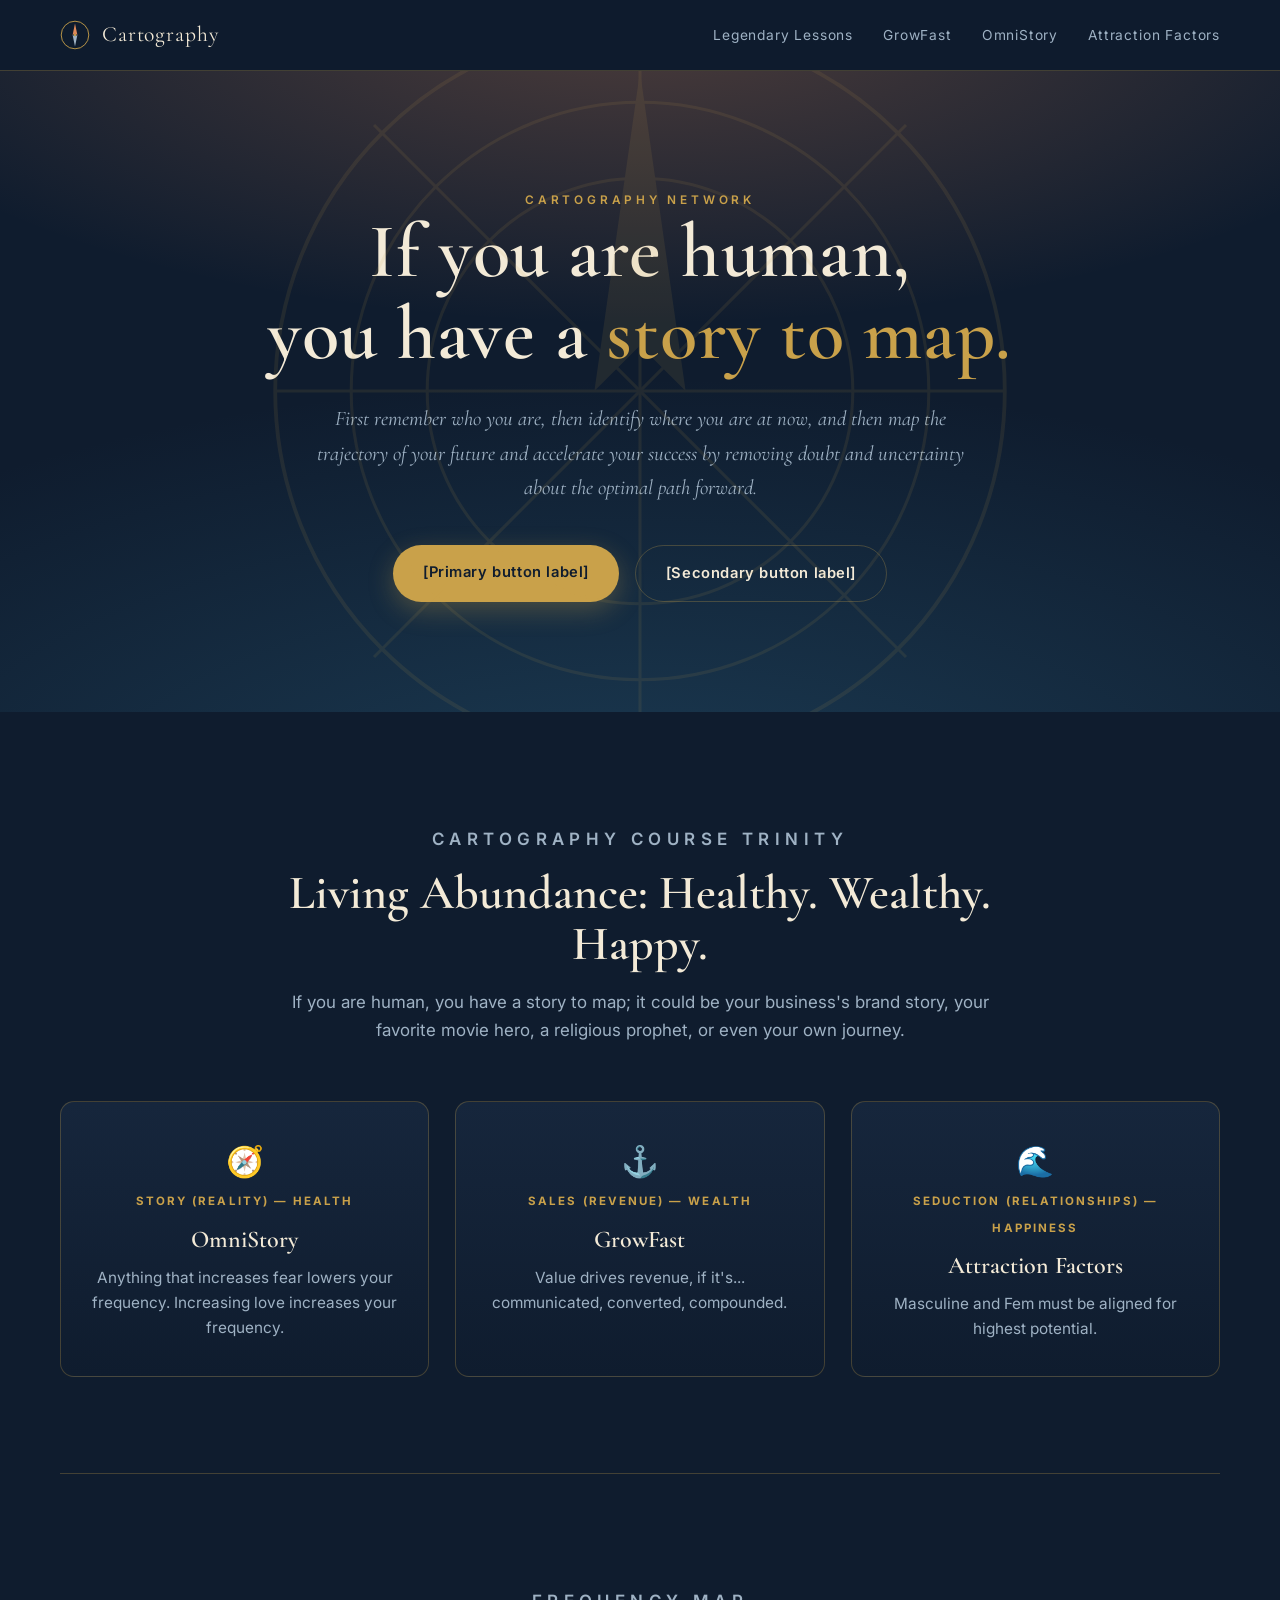
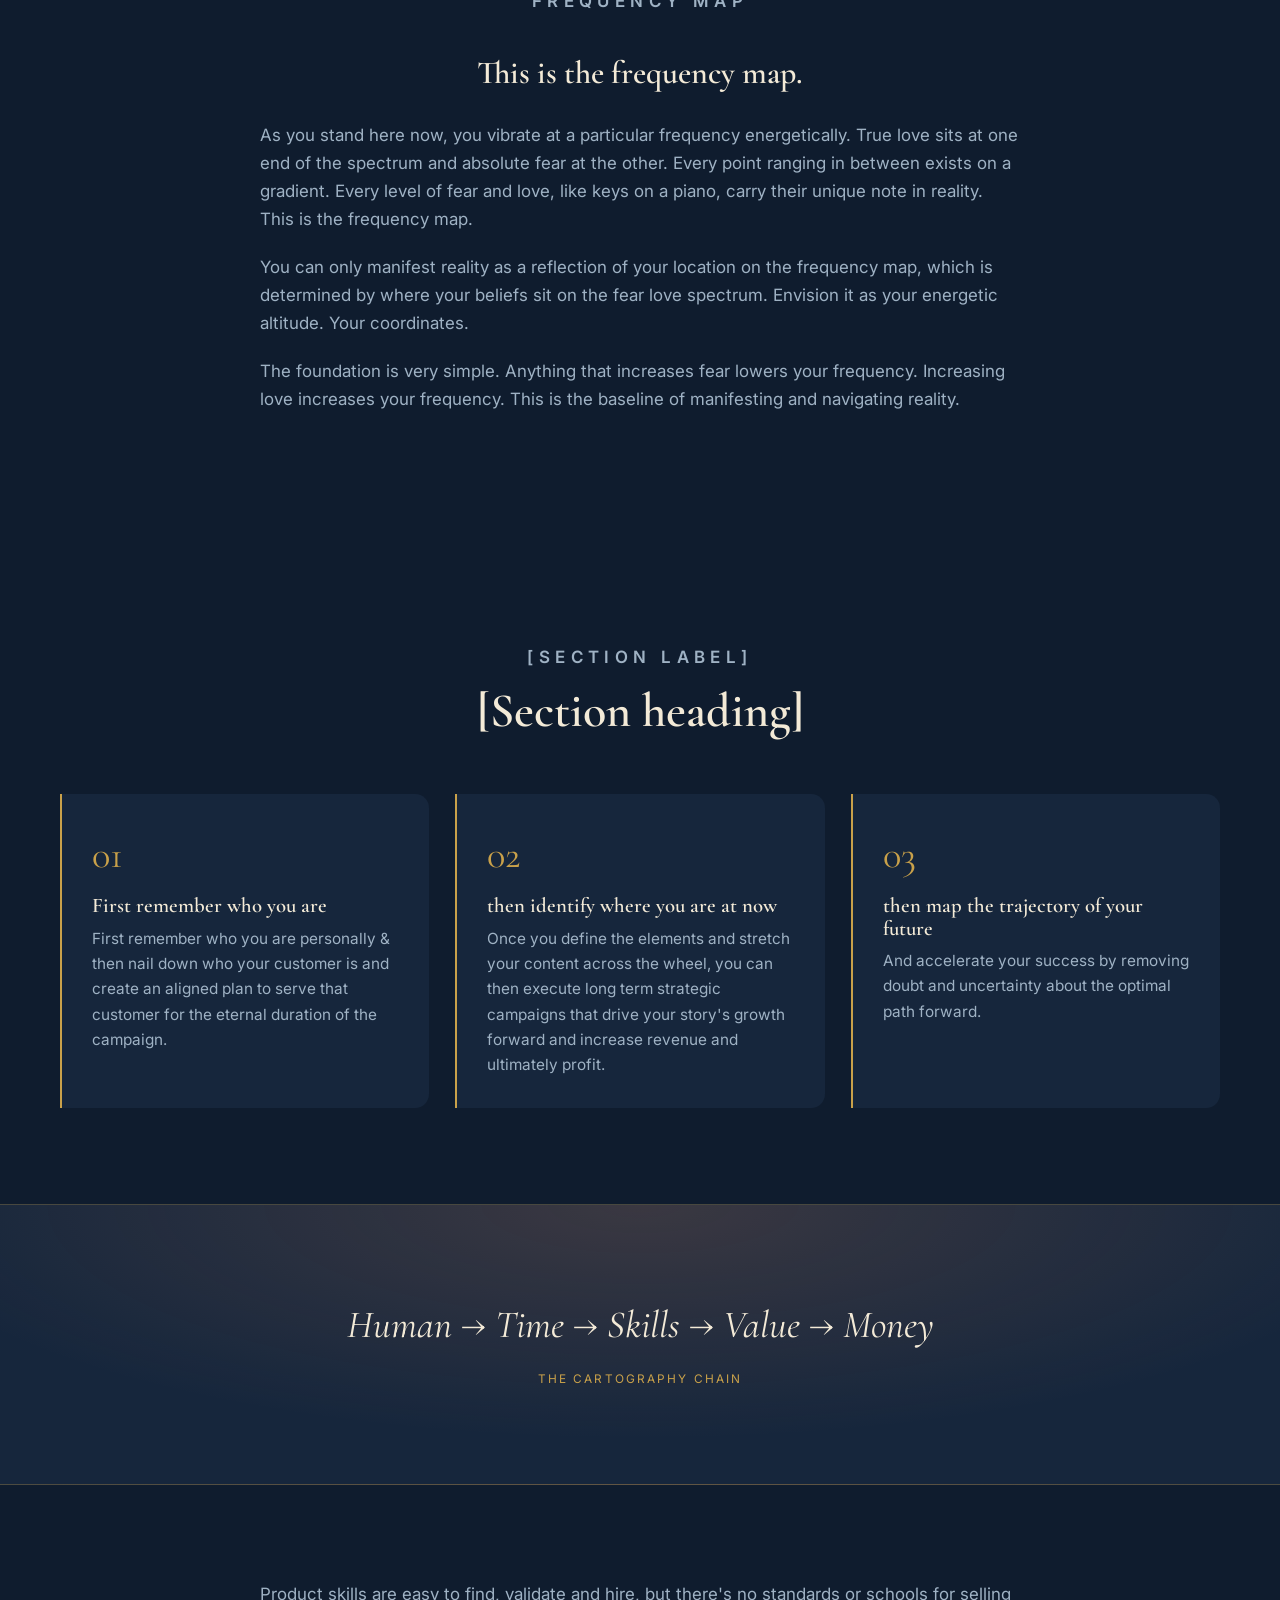
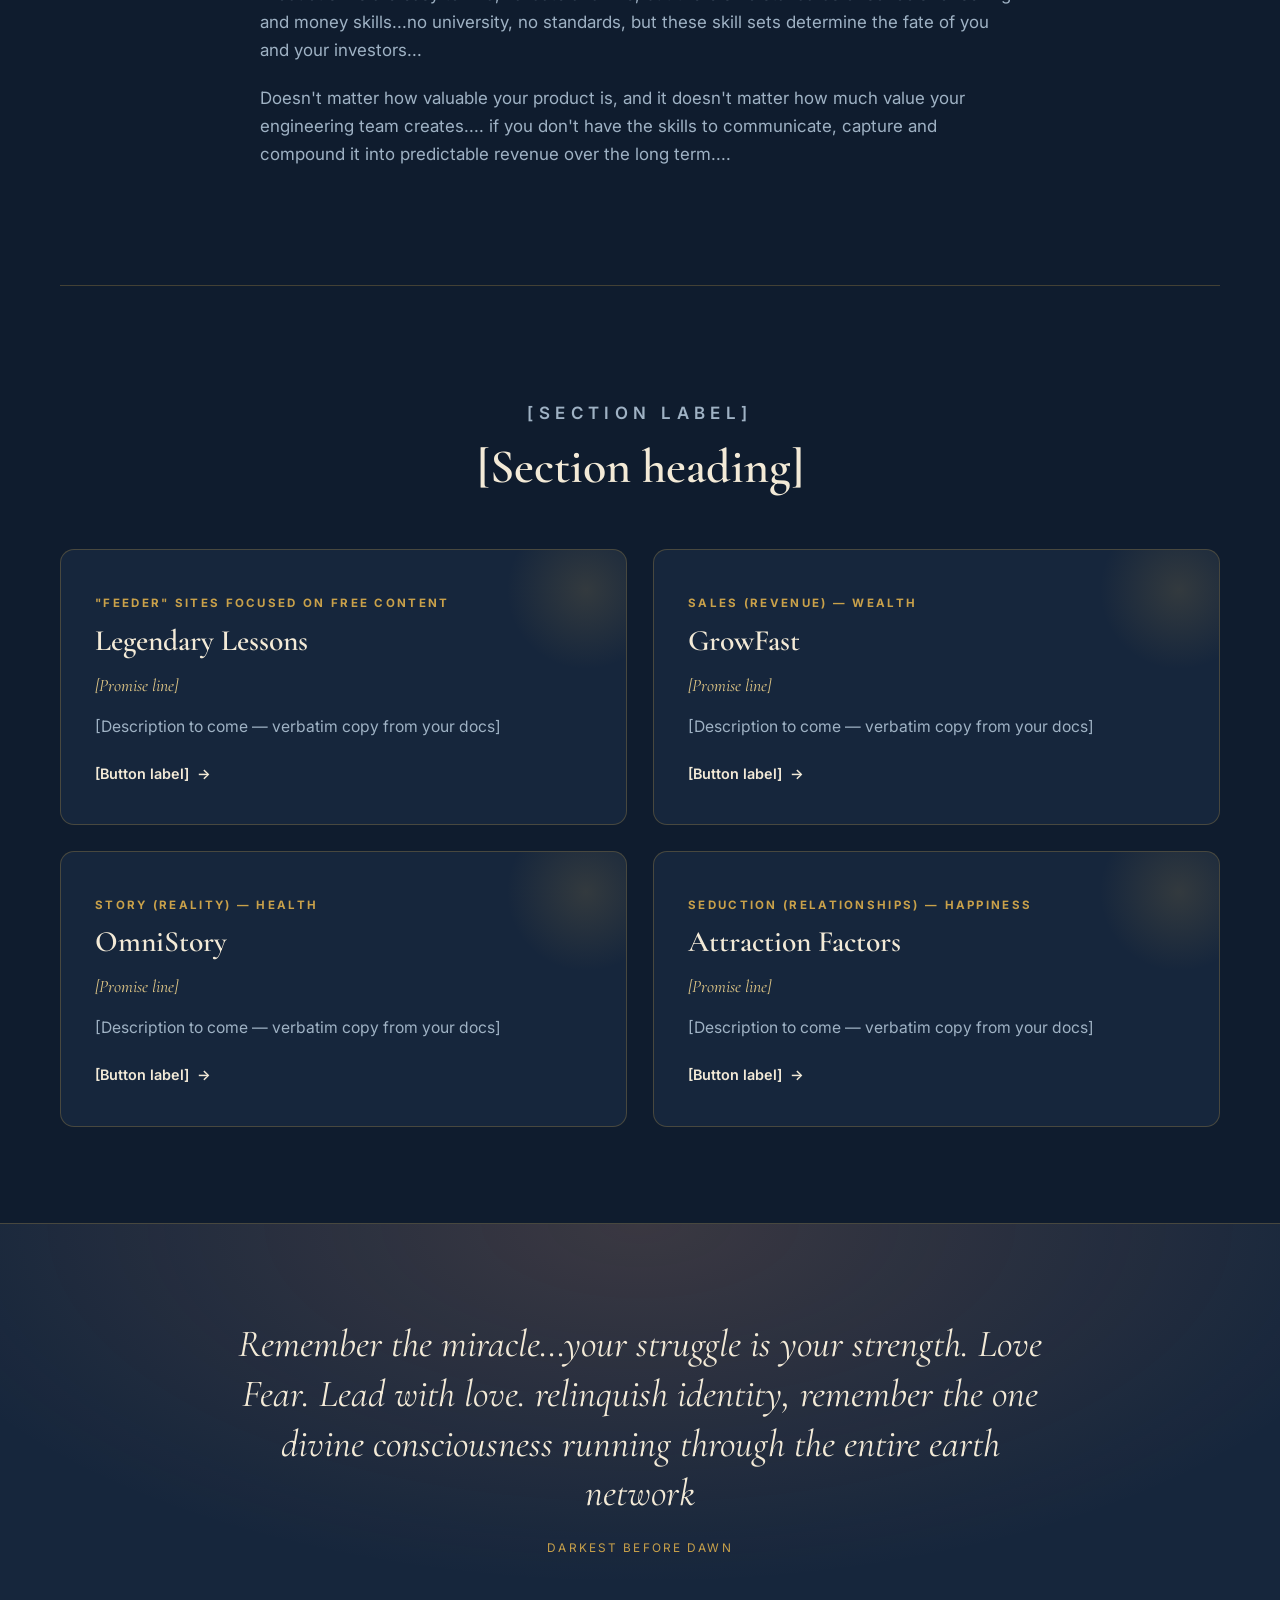
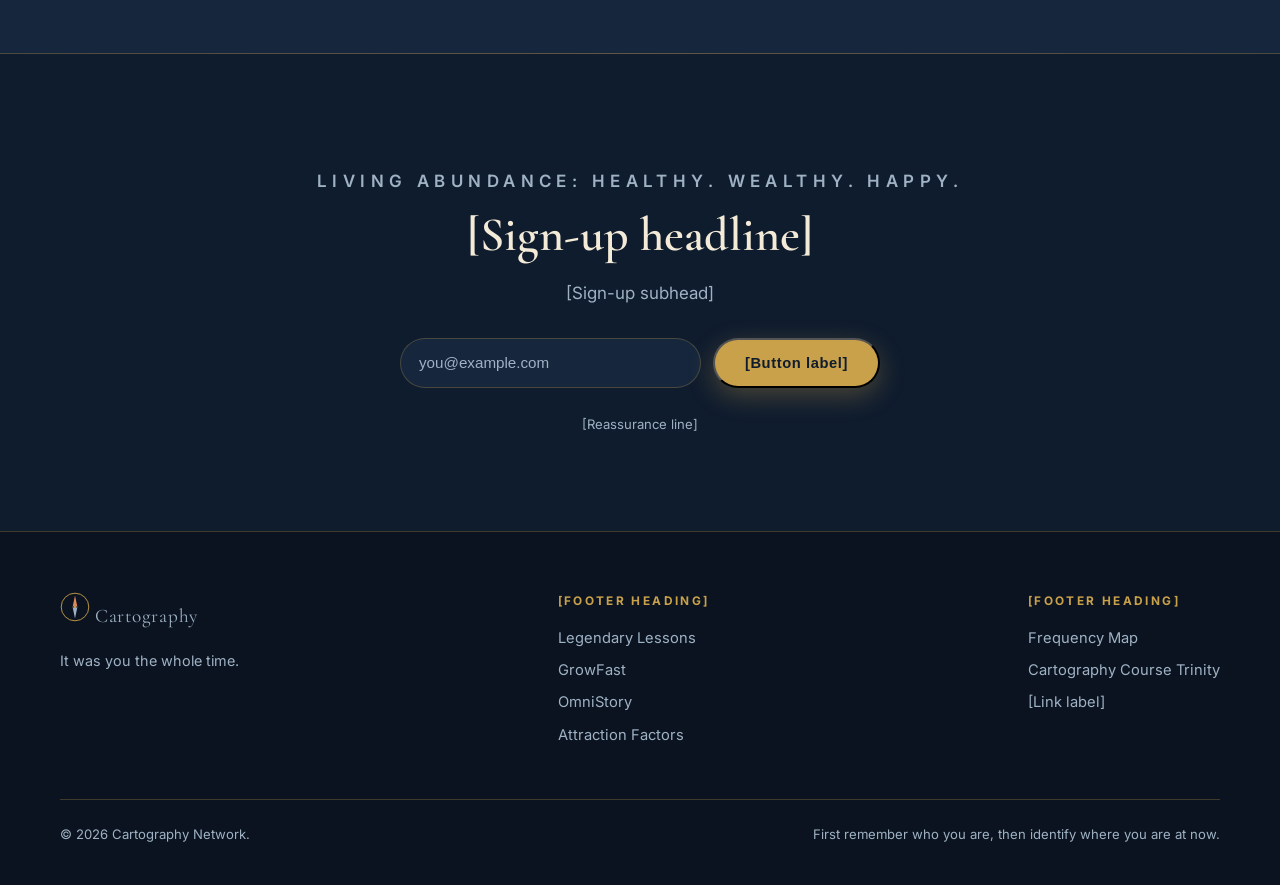
<file: index.html>
<!DOCTYPE html>
<html lang="en">
<head>
<meta charset="UTF-8" />
<meta name="viewport" content="width=device-width, initial-scale=1.0" />
<title>Cartography</title>
<meta name="description" content="If you are human, you have a story to map." />
<link rel="preconnect" href="https://fonts.googleapis.com">
<link rel="preconnect" href="https://fonts.gstatic.com" crossorigin>
<link href="https://fonts.googleapis.com/css2?family=Cormorant+Garamond:ital,wght@0,500;0,600;1,500&family=Inter:wght@400;500;600;700&display=swap" rel="stylesheet">
<link rel="stylesheet" href="styles.css" />
</head>
<body>

<!-- ============================================================
     NOTE: All body copy below is VERBATIM from your two docs
     (Action.Board + Cartography Copy), only cut and rearranged.
     Anything in [square brackets] is a structural placeholder
     for words you have not written yet.
     ============================================================ -->

<!-- NAV -->
<header class="nav">
  <div class="wrap">
    <a class="brandmark" href="index.html">
      <svg class="compass" viewBox="0 0 100 100" fill="none" xmlns="http://www.w3.org/2000/svg" aria-hidden="true">
        <circle cx="50" cy="50" r="46" stroke="#c9a14a" stroke-width="3"/>
        <circle cx="50" cy="50" r="4" fill="#c9a14a"/>
        <polygon points="50,12 58,50 50,46 42,50" fill="#e08a5a"/>
        <polygon points="50,88 42,50 50,54 58,50" fill="#9fb2c4"/>
      </svg>
      <span>Cartography</span>
    </a>
    <nav class="nav-links">
      <a href="legendary-lessons.html">Legendary Lessons</a>
      <a href="growfast.html">GrowFast</a>
      <a href="omnistory.html">OmniStory</a>
      <a href="attraction-factors.html">Attraction Factors</a>
    </nav>
  </div>
</header>

<!-- HERO -->
<section class="hero">
  <svg class="compass-bg" viewBox="0 0 100 100" xmlns="http://www.w3.org/2000/svg" aria-hidden="true">
    <circle cx="50" cy="50" r="48" stroke="#c9a14a" stroke-width="0.5" fill="none"/>
    <circle cx="50" cy="50" r="38" stroke="#c9a14a" stroke-width="0.4" fill="none"/>
    <circle cx="50" cy="50" r="28" stroke="#c9a14a" stroke-width="0.4" fill="none"/>
    <g stroke="#c9a14a" stroke-width="0.4">
      <line x1="50" y1="2" x2="50" y2="98"/><line x1="2" y1="50" x2="98" y2="50"/>
      <line x1="15" y1="15" x2="85" y2="85"/><line x1="85" y1="15" x2="15" y2="85"/>
    </g>
    <polygon points="50,8 56,50 50,44 44,50" fill="#c9a14a"/>
  </svg>
  <div class="wrap">
    <p class="eyebrow">Cartography Network</p>
    <h1>If you are human,<br>you have a <span class="gold">story to map.</span></h1>
    <p class="lede">First remember who you are, then identify where you are at now, and then map the trajectory of your future and accelerate your success by removing doubt and uncertainty about the optimal path forward.</p>
    <div class="btn-row">
      <a class="btn btn-primary" href="#network">[Primary button label]</a>
      <a class="btn btn-ghost" href="#frequency">[Secondary button label]</a>
    </div>
  </div>
</section>

<!-- TRINITY / THREE AXES -->
<section id="trinity">
  <div class="wrap">
    <div class="section-head fade-up">
      <p class="eyebrow">Cartography Course Trinity</p>
      <h2>Living Abundance: Healthy. Wealthy. Happy.</h2>
      <p>If you are human, you have a story to map; it could be your business's brand story, your favorite movie hero, a religious prophet, or even your own journey.</p>
    </div>
    <div class="axis-grid">
      <div class="axis fade-up">
        <div class="glyph">🧭</div>
        <span class="axis-word">Story (reality) — health</span>
        <h3>OmniStory</h3>
        <p>Anything that increases fear lowers your frequency. Increasing love increases your frequency.</p>
      </div>
      <div class="axis fade-up">
        <div class="glyph">⚓</div>
        <span class="axis-word">Sales (revenue) — wealth</span>
        <h3>GrowFast</h3>
        <p>Value drives revenue, if it's... communicated, converted, compounded.</p>
      </div>
      <div class="axis fade-up">
        <div class="glyph">🌊</div>
        <span class="axis-word">Seduction (relationships) — happiness</span>
        <h3>Attraction Factors</h3>
        <p>Masculine and Fem must be aligned for highest potential.</p>
      </div>
    </div>
  </div>
</section>

<hr class="divider" />

<!-- FREQUENCY MAP -->
<section id="frequency">
  <div class="wrap prose">
    <div class="section-head fade-up" style="margin-bottom:32px">
      <p class="eyebrow">Frequency Map</p>
      <h2>This is the frequency map.</h2>
    </div>
    <p class="fade-up">As you stand here now, you vibrate at a particular frequency energetically. True love sits at one end of the spectrum and absolute fear at the other. Every point ranging in between exists on a gradient. Every level of fear and love, like keys on a piano, carry their unique note in reality. This is the frequency map.</p>
    <p class="fade-up">You can only manifest reality as a reflection of your location on the frequency map, which is determined by where your beliefs sit on the fear love spectrum. Envision it as your energetic altitude. Your coordinates.</p>
    <p class="fade-up">The foundation is very simple. Anything that increases fear lowers your frequency. Increasing love increases your frequency. This is the baseline of manifesting and navigating reality.</p>
  </div>
</section>

<!-- THREE MOVES -->
<section>
  <div class="wrap">
    <div class="section-head fade-up">
      <p class="eyebrow">[Section label]</p>
      <h2>[Section heading]</h2>
    </div>
    <div class="steps">
      <div class="step fade-up">
        <h3>First remember who you are</h3>
        <p>First remember who you are personally &amp; then nail down who your customer is and create an aligned plan to serve that customer for the eternal duration of the campaign.</p>
      </div>
      <div class="step fade-up">
        <h3>then identify where you are at now</h3>
        <p>Once you define the elements and stretch your content across the wheel, you can then execute long term strategic campaigns that drive your story's growth forward and increase revenue and ultimately profit.</p>
      </div>
      <div class="step fade-up">
        <h3>then map the trajectory of your future</h3>
        <p>And accelerate your success by removing doubt and uncertainty about the optimal path forward.</p>
      </div>
    </div>
  </div>
</section>

<!-- VALUE BAND -->
<section class="band">
  <div class="wrap">
    <blockquote class="fade-up">
      Human → Time → Skills → Value → Money
      <cite>The Cartography Chain</cite>
    </blockquote>
  </div>
</section>

<!-- GROWFAST VALUE COPY -->
<section>
  <div class="wrap prose">
    <p class="fade-up">Product skills are easy to find, validate and hire, but there's no standards or schools for selling and money skills...no university, no standards, but these skill sets determine the fate of you and your investors...</p>
    <p class="fade-up">Doesn't matter how valuable your product is, and it doesn't matter how much value your engineering team creates.... if you don't have the skills to communicate, capture and compound it into predictable revenue over the long term....</p>
  </div>
</section>

<hr class="divider" />

<!-- NETWORK / BRAND CARDS -->
<section id="network">
  <div class="wrap">
    <div class="section-head fade-up">
      <p class="eyebrow">[Section label]</p>
      <h2>[Section heading]</h2>
    </div>
    <div class="brand-grid">

      <a class="brand-card fade-up" href="legendary-lessons.html">
        <span class="tag">"feeder" sites focused on free content</span>
        <h3>Legendary Lessons</h3>
        <p class="promise">[Promise line]</p>
        <p>[Description to come — verbatim copy from your docs]</p>
        <span class="go">[Button label] <span class="arrow">→</span></span>
      </a>

      <a class="brand-card fade-up" href="growfast.html">
        <span class="tag">Sales (revenue) — wealth</span>
        <h3>GrowFast</h3>
        <p class="promise">[Promise line]</p>
        <p>[Description to come — verbatim copy from your docs]</p>
        <span class="go">[Button label] <span class="arrow">→</span></span>
      </a>

      <a class="brand-card fade-up" href="omnistory.html">
        <span class="tag">Story (reality) — health</span>
        <h3>OmniStory</h3>
        <p class="promise">[Promise line]</p>
        <p>[Description to come — verbatim copy from your docs]</p>
        <span class="go">[Button label] <span class="arrow">→</span></span>
      </a>

      <a class="brand-card fade-up" href="attraction-factors.html">
        <span class="tag">Seduction (relationships) — happiness</span>
        <h3>Attraction Factors</h3>
        <p class="promise">[Promise line]</p>
        <p>[Description to come — verbatim copy from your docs]</p>
        <span class="go">[Button label] <span class="arrow">→</span></span>
      </a>

    </div>
  </div>
</section>

<!-- DARKEST BEFORE DAWN QUOTE -->
<section class="band">
  <div class="wrap">
    <blockquote class="fade-up">
      Remember the miracle…your struggle is your strength. Love Fear. Lead with love. relinquish identity, remember the one divine consciousness running through the entire earth network
      <cite>Darkest Before Dawn</cite>
    </blockquote>
  </div>
</section>

<!-- EMAIL CAPTURE -->
<section class="capture">
  <div class="wrap">
    <div class="section-head fade-up" style="margin-bottom:0">
      <p class="eyebrow">Living Abundance: Healthy. Wealthy. Happy.</p>
      <h2>[Sign-up headline]</h2>
      <p>[Sign-up subhead]</p>
    </div>
    <form class="fade-up" onsubmit="event.preventDefault(); this.querySelector('.note').textContent='[Confirmation message]';">
      <input type="email" placeholder="you@example.com" aria-label="Email address" required />
      <button class="btn btn-primary" type="submit">[Button label]</button>
      <p class="note" style="flex-basis:100%">[Reassurance line]</p>
    </form>
  </div>
</section>

<!-- FOOTER -->
<footer>
  <div class="wrap">
    <div class="foot-grid">
      <div class="foot-col" style="max-width:320px">
        <a class="brandmark" href="index.html" style="font-size:1.2rem">
          <svg class="compass" viewBox="0 0 100 100" fill="none" xmlns="http://www.w3.org/2000/svg" aria-hidden="true">
            <circle cx="50" cy="50" r="46" stroke="#c9a14a" stroke-width="3"/>
            <circle cx="50" cy="50" r="4" fill="#c9a14a"/>
            <polygon points="50,12 58,50 50,46 42,50" fill="#e08a5a"/>
            <polygon points="50,88 42,50 50,54 58,50" fill="#9fb2c4"/>
          </svg>
          <span>Cartography</span>
        </a>
        <p style="color:var(--mist); font-size:0.9rem; margin-top:16px">It was you the whole time.</p>
      </div>
      <div class="foot-col">
        <h4>[Footer heading]</h4>
        <a href="legendary-lessons.html">Legendary Lessons</a>
        <a href="growfast.html">GrowFast</a>
        <a href="omnistory.html">OmniStory</a>
        <a href="attraction-factors.html">Attraction Factors</a>
      </div>
      <div class="foot-col">
        <h4>[Footer heading]</h4>
        <a href="#frequency">Frequency Map</a>
        <a href="#trinity">Cartography Course Trinity</a>
        <a href="#network">[Link label]</a>
      </div>
    </div>
    <div class="foot-bottom">
      <span>© 2026 Cartography Network.</span>
      <span>First remember who you are, then identify where you are at now.</span>
    </div>
  </div>
</footer>

<script>
  const io = new IntersectionObserver((entries) => {
    entries.forEach(e => { if (e.isIntersecting) e.target.classList.add('in'); });
  }, { threshold: 0.15 });
  document.querySelectorAll('.fade-up').forEach(el => io.observe(el));
</script>
</body>
</html>
</file>
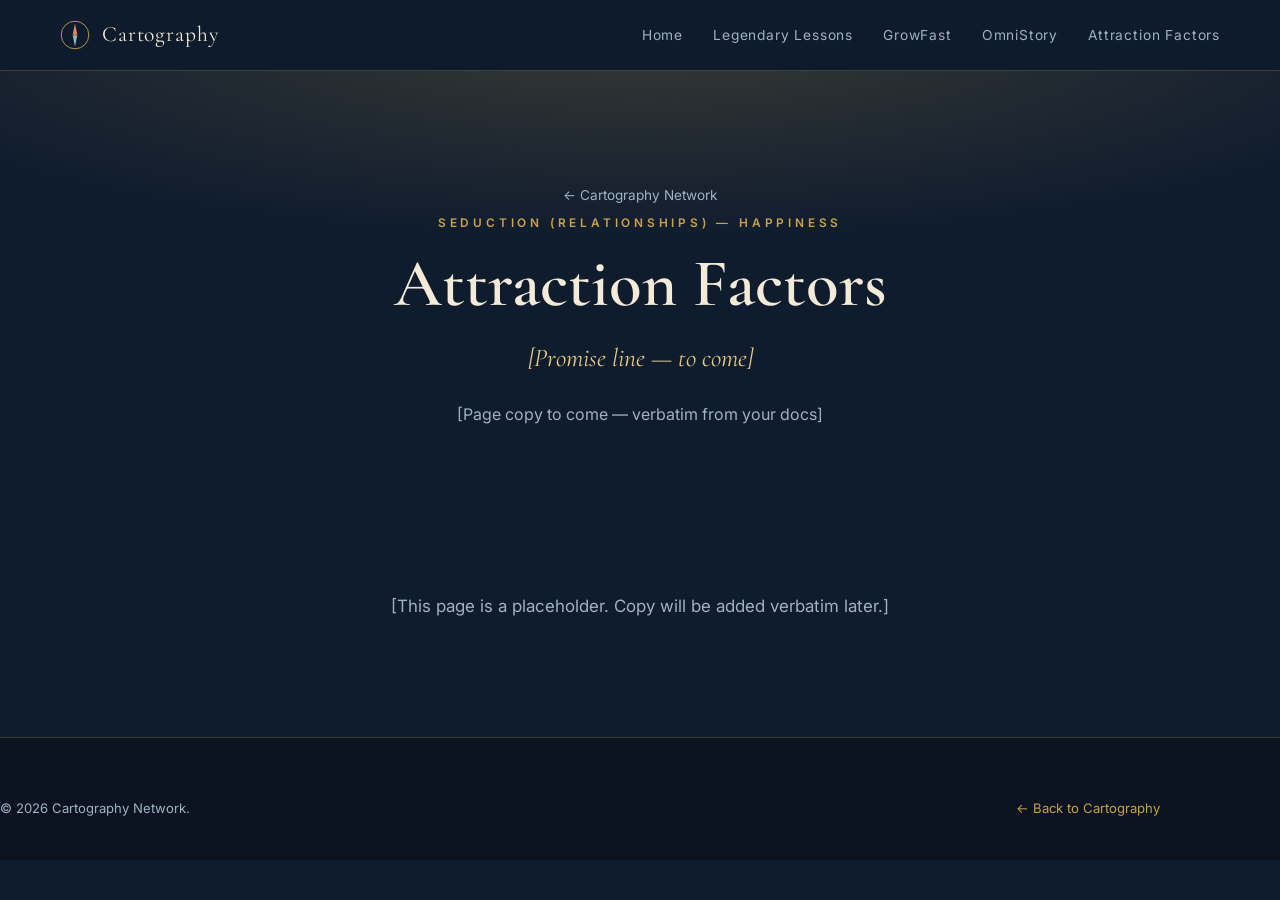
<file: attraction-factors.html>
<!DOCTYPE html>
<html lang="en">
<head>
<meta charset="UTF-8" />
<meta name="viewport" content="width=device-width, initial-scale=1.0" />
<title>Attraction Factors — Cartography</title>
<link rel="preconnect" href="https://fonts.googleapis.com">
<link rel="preconnect" href="https://fonts.gstatic.com" crossorigin>
<link href="https://fonts.googleapis.com/css2?family=Cormorant+Garamond:ital,wght@0,500;0,600;1,500&family=Inter:wght@400;500;600;700&display=swap" rel="stylesheet">
<link rel="stylesheet" href="styles.css" />
</head>
<body>
<!-- Placeholder page. No copy written yet — to be filled VERBATIM later. -->
<header class="nav">
  <div class="wrap">
    <a class="brandmark" href="index.html">
      <svg class="compass" viewBox="0 0 100 100" fill="none" xmlns="http://www.w3.org/2000/svg" aria-hidden="true">
        <circle cx="50" cy="50" r="46" stroke="#c9a14a" stroke-width="3"/><circle cx="50" cy="50" r="4" fill="#c9a14a"/>
        <polygon points="50,12 58,50 50,46 42,50" fill="#e08a5a"/><polygon points="50,88 42,50 50,54 58,50" fill="#9fb2c4"/>
      </svg><span>Cartography</span>
    </a>
    <nav class="nav-links">
      <a href="index.html">Home</a>
      <a href="legendary-lessons.html">Legendary Lessons</a>
      <a href="growfast.html">GrowFast</a>
      <a href="omnistory.html">OmniStory</a>
      <a href="attraction-factors.html">Attraction Factors</a>
    </nav>
  </div>
</header>
<section class="page-hero">
  <div class="wrap">
    <a class="back-home" href="index.html">← Cartography Network</a>
    <p class="tag eyebrow">Seduction (relationships) — happiness</p>
    <h1>Attraction Factors</h1>
    <p class="promise">[Promise line — to come]</p>
    <p class="lede">[Page copy to come — verbatim from your docs]</p>
  </div>
</section>
<section>
  <div class="wrap prose">
    <p style="text-align:center; color:var(--mist)">[This page is a placeholder. Copy will be added verbatim later.]</p>
  </div>
</section>
<footer>
  <div class="wrap foot-bottom" style="border:0; margin:0; padding:0">
    <span>© 2026 Cartography Network.</span>
    <span><a href="index.html" style="color:var(--brass)">← Back to Cartography</a></span>
  </div>
</footer>
</body>
</html>
</file>
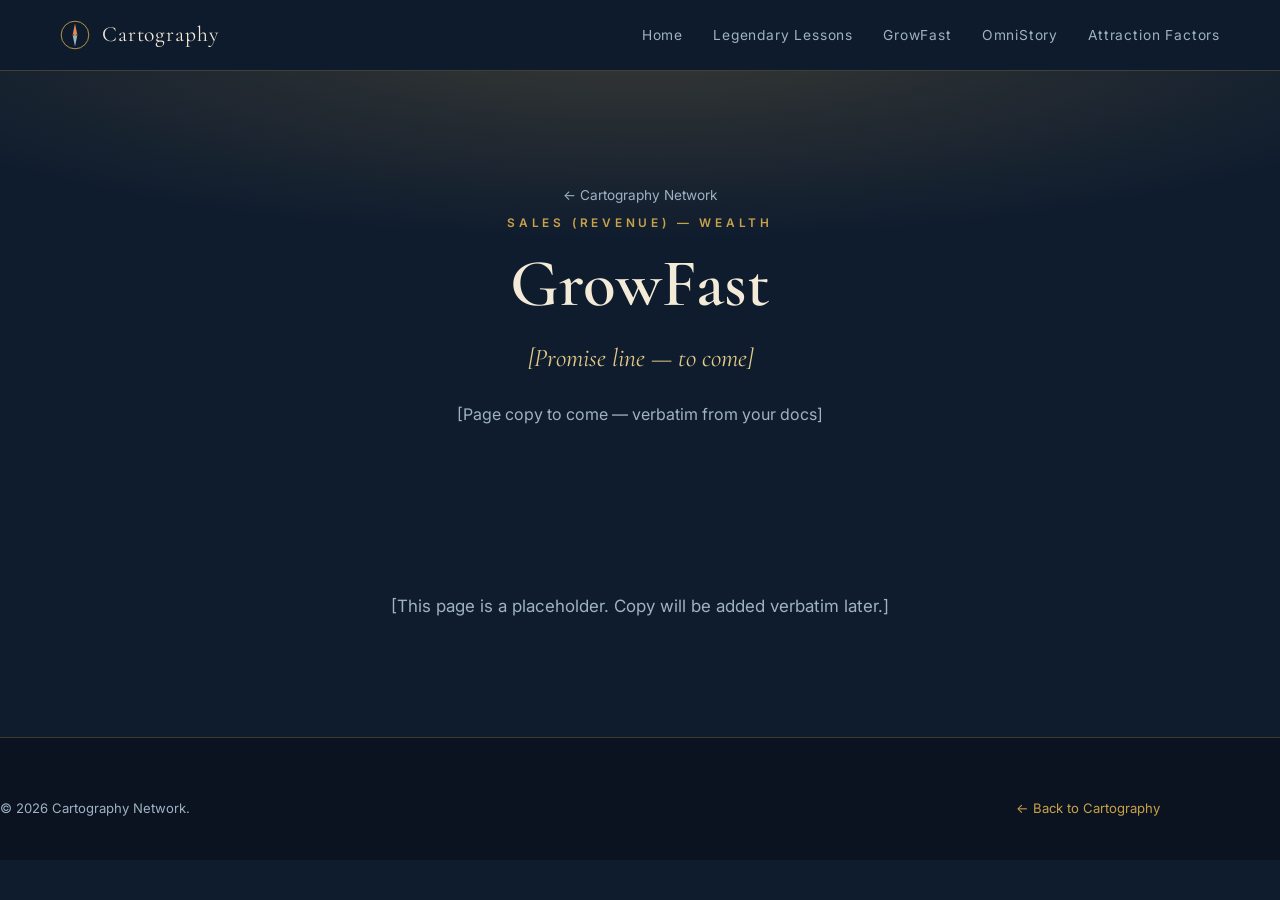
<file: growfast.html>
<!DOCTYPE html>
<html lang="en">
<head>
<meta charset="UTF-8" />
<meta name="viewport" content="width=device-width, initial-scale=1.0" />
<title>GrowFast — Cartography</title>
<link rel="preconnect" href="https://fonts.googleapis.com">
<link rel="preconnect" href="https://fonts.gstatic.com" crossorigin>
<link href="https://fonts.googleapis.com/css2?family=Cormorant+Garamond:ital,wght@0,500;0,600;1,500&family=Inter:wght@400;500;600;700&display=swap" rel="stylesheet">
<link rel="stylesheet" href="styles.css" />
</head>
<body>
<!-- Placeholder page. No copy written yet — to be filled VERBATIM later. -->
<header class="nav">
  <div class="wrap">
    <a class="brandmark" href="index.html">
      <svg class="compass" viewBox="0 0 100 100" fill="none" xmlns="http://www.w3.org/2000/svg" aria-hidden="true">
        <circle cx="50" cy="50" r="46" stroke="#c9a14a" stroke-width="3"/><circle cx="50" cy="50" r="4" fill="#c9a14a"/>
        <polygon points="50,12 58,50 50,46 42,50" fill="#e08a5a"/><polygon points="50,88 42,50 50,54 58,50" fill="#9fb2c4"/>
      </svg><span>Cartography</span>
    </a>
    <nav class="nav-links">
      <a href="index.html">Home</a>
      <a href="legendary-lessons.html">Legendary Lessons</a>
      <a href="growfast.html">GrowFast</a>
      <a href="omnistory.html">OmniStory</a>
      <a href="attraction-factors.html">Attraction Factors</a>
    </nav>
  </div>
</header>
<section class="page-hero">
  <div class="wrap">
    <a class="back-home" href="index.html">← Cartography Network</a>
    <p class="tag eyebrow">Sales (revenue) — wealth</p>
    <h1>GrowFast</h1>
    <p class="promise">[Promise line — to come]</p>
    <p class="lede">[Page copy to come — verbatim from your docs]</p>
  </div>
</section>
<section>
  <div class="wrap prose">
    <p style="text-align:center; color:var(--mist)">[This page is a placeholder. Copy will be added verbatim later.]</p>
  </div>
</section>
<footer>
  <div class="wrap foot-bottom" style="border:0; margin:0; padding:0">
    <span>© 2026 Cartography Network.</span>
    <span><a href="index.html" style="color:var(--brass)">← Back to Cartography</a></span>
  </div>
</footer>
</body>
</html>
</file>
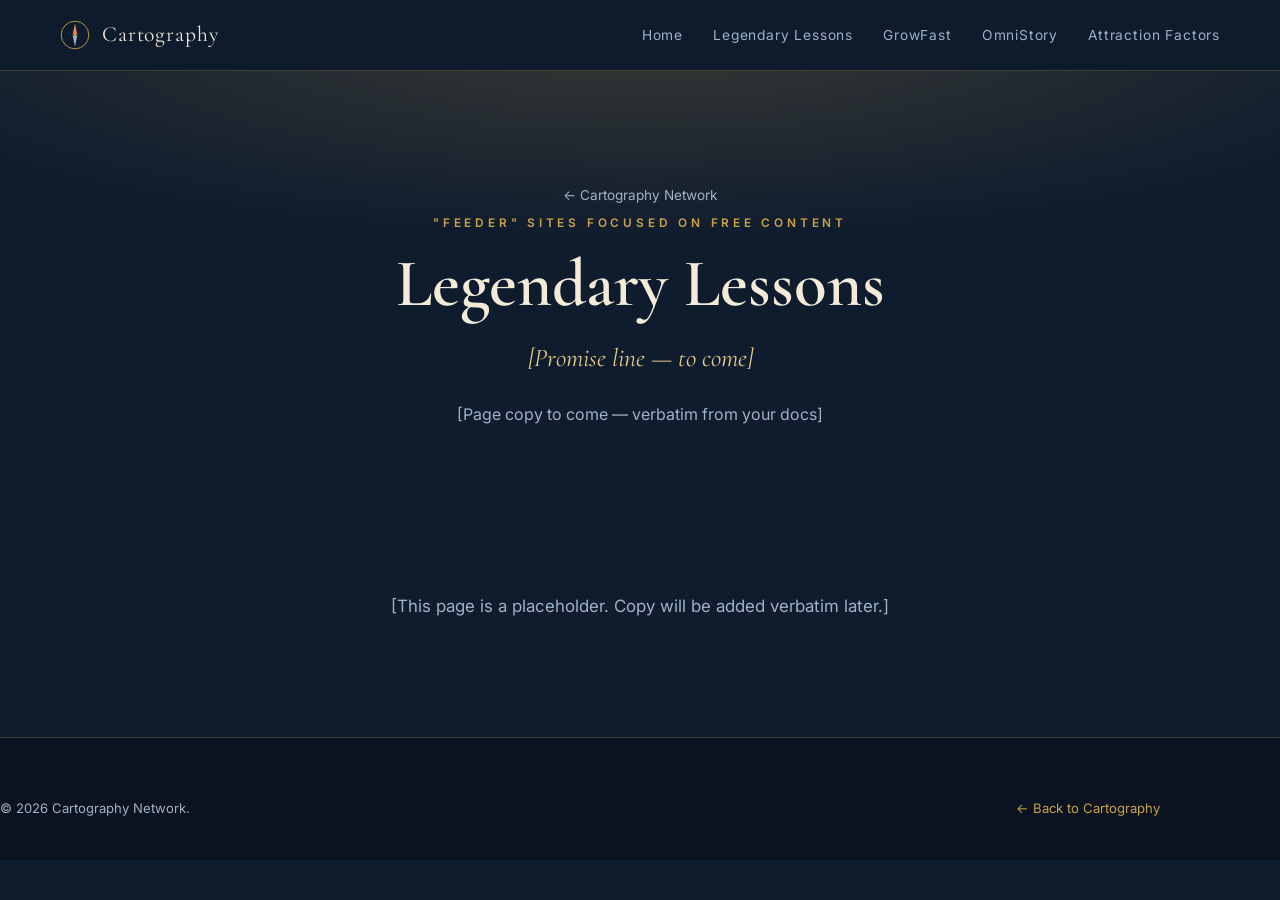
<file: legendary-lessons.html>
<!DOCTYPE html>
<html lang="en">
<head>
<meta charset="UTF-8" />
<meta name="viewport" content="width=device-width, initial-scale=1.0" />
<title>Legendary Lessons — Cartography</title>
<link rel="preconnect" href="https://fonts.googleapis.com">
<link rel="preconnect" href="https://fonts.gstatic.com" crossorigin>
<link href="https://fonts.googleapis.com/css2?family=Cormorant+Garamond:ital,wght@0,500;0,600;1,500&family=Inter:wght@400;500;600;700&display=swap" rel="stylesheet">
<link rel="stylesheet" href="styles.css" />
</head>
<body>
<!-- Placeholder page. No copy written yet — to be filled VERBATIM later. -->
<header class="nav">
  <div class="wrap">
    <a class="brandmark" href="index.html">
      <svg class="compass" viewBox="0 0 100 100" fill="none" xmlns="http://www.w3.org/2000/svg" aria-hidden="true">
        <circle cx="50" cy="50" r="46" stroke="#c9a14a" stroke-width="3"/><circle cx="50" cy="50" r="4" fill="#c9a14a"/>
        <polygon points="50,12 58,50 50,46 42,50" fill="#e08a5a"/><polygon points="50,88 42,50 50,54 58,50" fill="#9fb2c4"/>
      </svg><span>Cartography</span>
    </a>
    <nav class="nav-links">
      <a href="index.html">Home</a>
      <a href="legendary-lessons.html">Legendary Lessons</a>
      <a href="growfast.html">GrowFast</a>
      <a href="omnistory.html">OmniStory</a>
      <a href="attraction-factors.html">Attraction Factors</a>
    </nav>
  </div>
</header>
<section class="page-hero">
  <div class="wrap">
    <a class="back-home" href="index.html">← Cartography Network</a>
    <p class="tag eyebrow">"feeder" sites focused on free content</p>
    <h1>Legendary Lessons</h1>
    <p class="promise">[Promise line — to come]</p>
    <p class="lede">[Page copy to come — verbatim from your docs]</p>
  </div>
</section>
<section>
  <div class="wrap prose">
    <p style="text-align:center; color:var(--mist)">[This page is a placeholder. Copy will be added verbatim later.]</p>
  </div>
</section>
<footer>
  <div class="wrap foot-bottom" style="border:0; margin:0; padding:0">
    <span>© 2026 Cartography Network.</span>
    <span><a href="index.html" style="color:var(--brass)">← Back to Cartography</a></span>
  </div>
</footer>
</body>
</html>
</file>
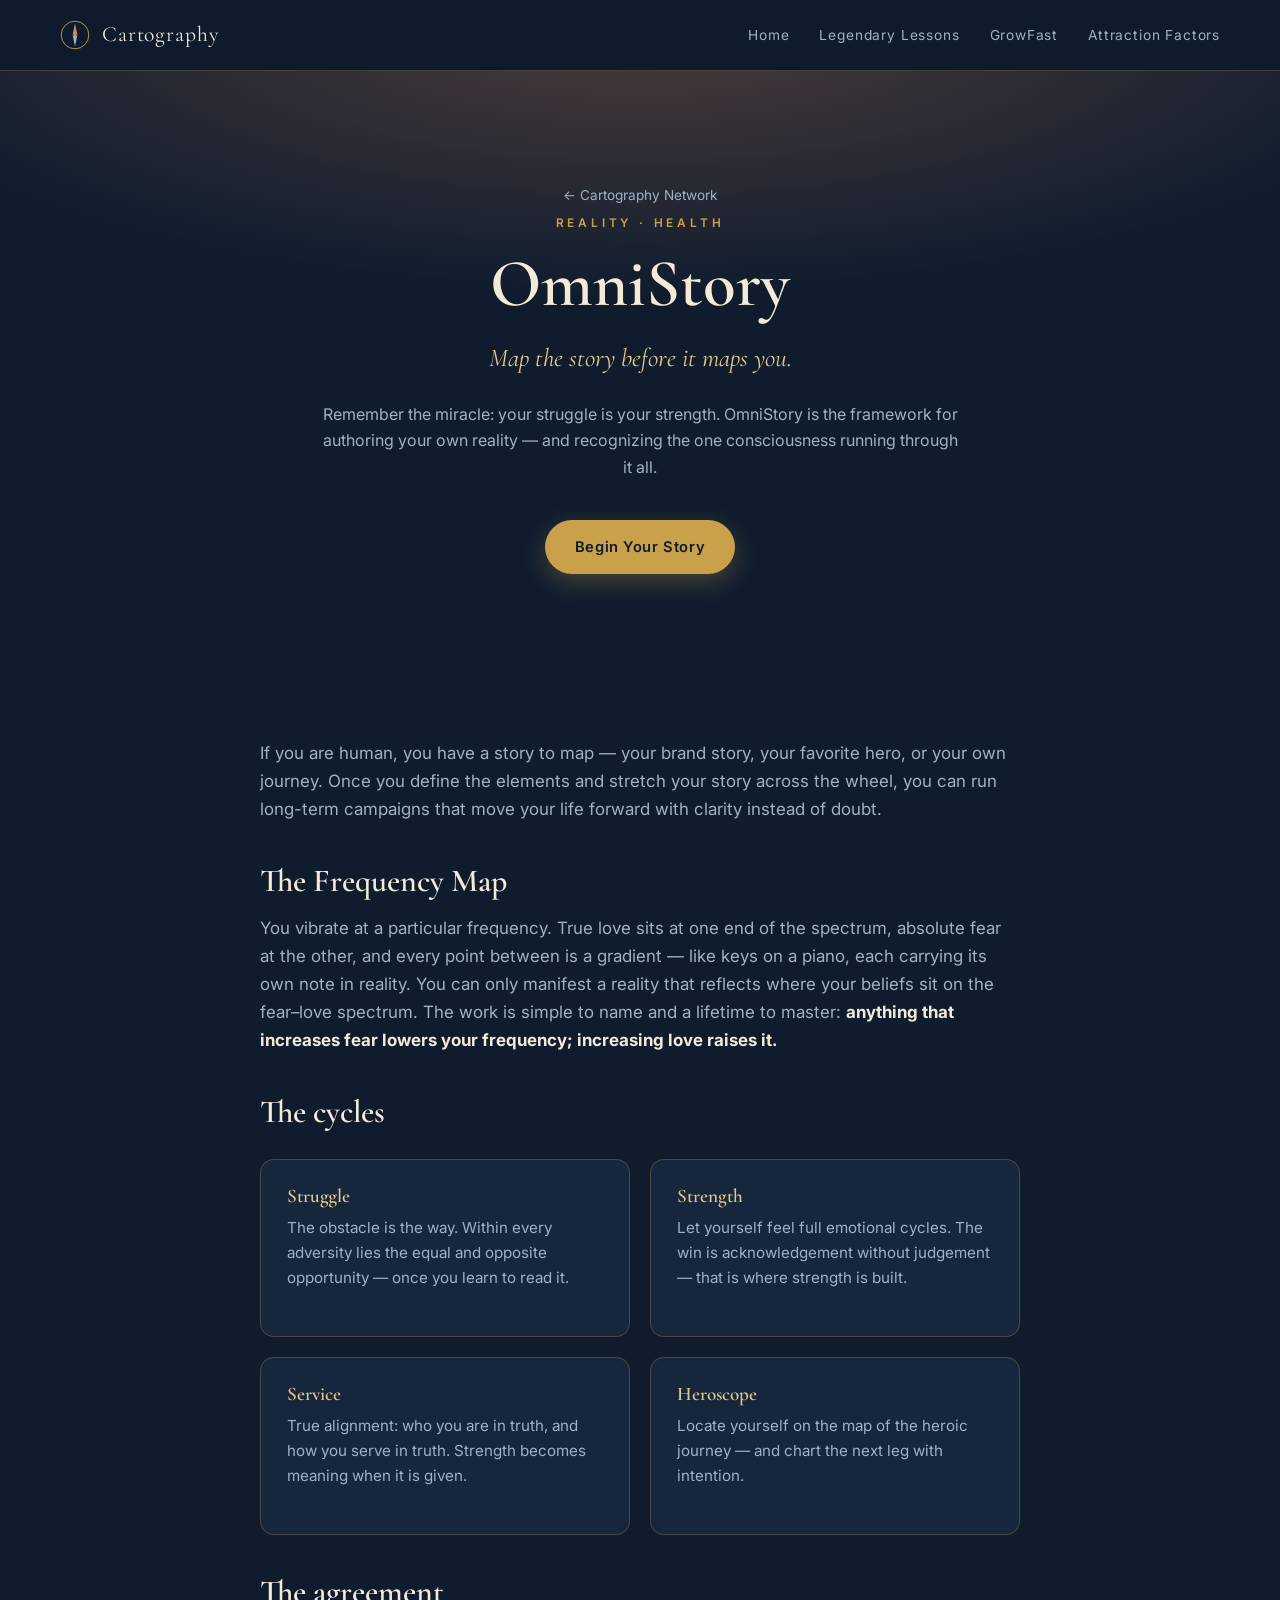
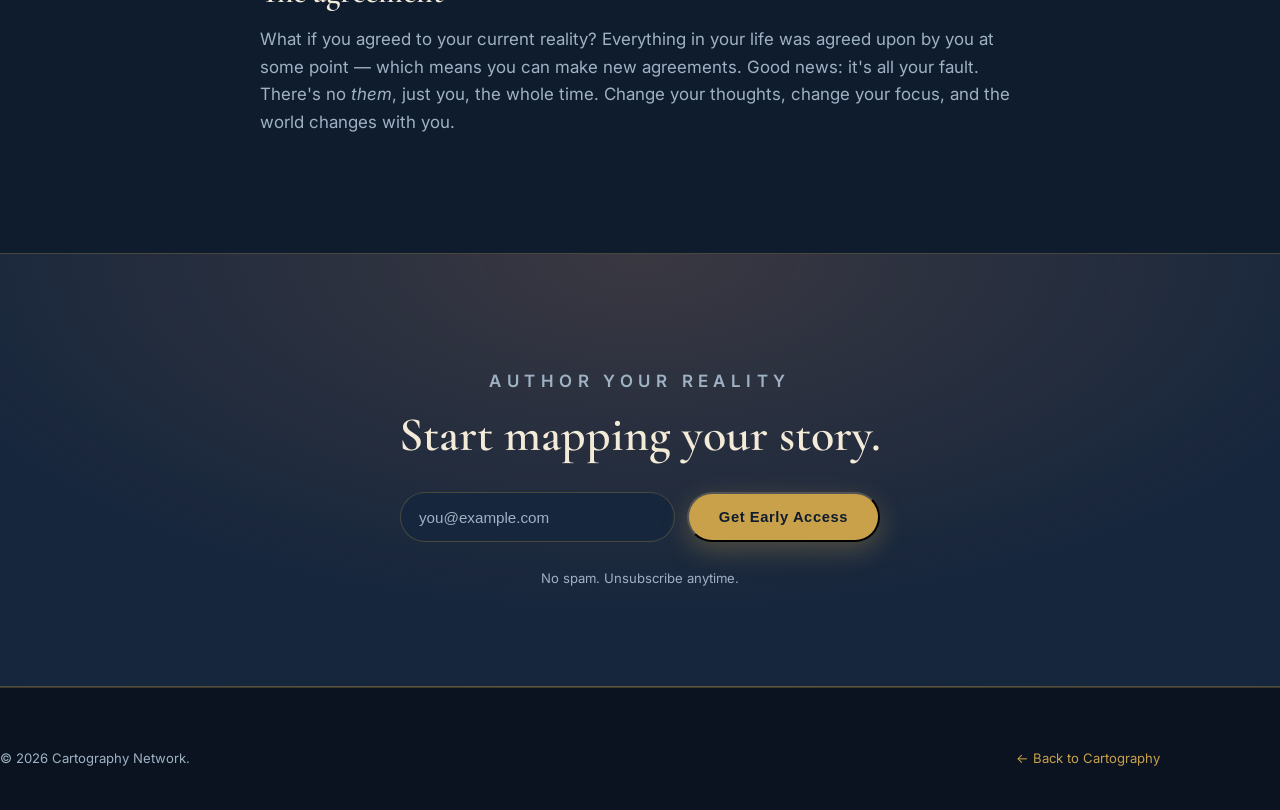
<file: omnistory.html>
<!DOCTYPE html>
<html lang="en">
<head>
<meta charset="UTF-8" />
<meta name="viewport" content="width=device-width, initial-scale=1.0" />
<title>OmniStory — Cartography</title>
<meta name="description" content="Map the story before it maps you. Your struggle is your strength. The framework for authoring your own reality." />
<link rel="preconnect" href="https://fonts.googleapis.com">
<link rel="preconnect" href="https://fonts.gstatic.com" crossorigin>
<link href="https://fonts.googleapis.com/css2?family=Cormorant+Garamond:ital,wght@0,500;0,600;1,500&family=Inter:wght@400;500;600;700&display=swap" rel="stylesheet">
<link rel="stylesheet" href="styles.css" />
<style>:root{ --accent-glow: rgba(224,138,90,0.30); }</style>
</head>
<body>
<header class="nav">
  <div class="wrap">
    <a class="brandmark" href="index.html">
      <svg class="compass" viewBox="0 0 100 100" fill="none" xmlns="http://www.w3.org/2000/svg" aria-hidden="true">
        <circle cx="50" cy="50" r="46" stroke="#c9a14a" stroke-width="3"/><circle cx="50" cy="50" r="4" fill="#c9a14a"/>
        <polygon points="50,12 58,50 50,46 42,50" fill="#e08a5a"/><polygon points="50,88 42,50 50,54 58,50" fill="#9fb2c4"/>
      </svg><span>Cartography</span>
    </a>
    <nav class="nav-links">
      <a href="index.html">Home</a>
      <a href="legendary-lessons.html">Legendary Lessons</a>
      <a href="growfast.html">GrowFast</a>
      <a href="attraction-factors.html">Attraction Factors</a>
    </nav>
  </div>
</header>

<section class="page-hero">
  <div class="wrap">
    <a class="back-home" href="index.html">← Cartography Network</a>
    <p class="tag eyebrow">Reality · Health</p>
    <h1>OmniStory</h1>
    <p class="promise">Map the story before it maps you.</p>
    <p class="lede">Remember the miracle: your struggle is your strength. OmniStory is the framework for authoring your own reality — and recognizing the one consciousness running through it all.</p>
    <div class="btn-row"><a class="btn btn-primary" href="#join">Begin Your Story</a></div>
  </div>
</section>

<section>
  <div class="wrap prose fade-up">
    <p>If you are human, you have a story to map — your brand story, your favorite hero, or your own journey. Once you define the elements and stretch your story across the wheel, you can run long-term campaigns that move your life forward with clarity instead of doubt.</p>
    <h2>The Frequency Map</h2>
    <p>You vibrate at a particular frequency. True love sits at one end of the spectrum, absolute fear at the other, and every point between is a gradient — like keys on a piano, each carrying its own note in reality. You can only manifest a reality that reflects where your beliefs sit on the fear–love spectrum. The work is simple to name and a lifetime to master: <strong style="color:var(--parchment)">anything that increases fear lowers your frequency; increasing love raises it.</strong></p>
    <h2>The cycles</h2>
    <div class="feature-list">
      <div class="feature"><h3>Struggle</h3><p>The obstacle is the way. Within every adversity lies the equal and opposite opportunity — once you learn to read it.</p></div>
      <div class="feature"><h3>Strength</h3><p>Let yourself feel full emotional cycles. The win is acknowledgement without judgement — that is where strength is built.</p></div>
      <div class="feature"><h3>Service</h3><p>True alignment: who you are in truth, and how you serve in truth. Strength becomes meaning when it is given.</p></div>
      <div class="feature"><h3>Heroscope</h3><p>Locate yourself on the map of the heroic journey — and chart the next leg with intention.</p></div>
    </div>
    <h2>The agreement</h2>
    <p>What if you agreed to your current reality? Everything in your life was agreed upon by you at some point — which means you can make new agreements. Good news: it's all your fault. There's no <em>them</em>, just you, the whole time. Change your thoughts, change your focus, and the world changes with you.</p>
  </div>
</section>

<section class="band" id="join">
  <div class="wrap capture">
    <div class="section-head fade-up" style="margin-bottom:0">
      <p class="eyebrow">Author your reality</p>
      <h2 style="color:var(--parchment)">Start mapping your story.</h2>
    </div>
    <form class="fade-up" onsubmit="event.preventDefault(); this.querySelector('.note').textContent='Welcome. (Connect this form to your email tool to go live.)';">
      <input type="email" placeholder="you@example.com" aria-label="Email" required />
      <button class="btn btn-primary" type="submit">Get Early Access</button>
      <p class="note" style="flex-basis:100%">No spam. Unsubscribe anytime.</p>
    </form>
  </div>
</section>

<footer>
  <div class="wrap foot-bottom" style="border:0; margin:0; padding:0">
    <span>© 2026 Cartography Network.</span>
    <span><a href="index.html" style="color:var(--brass)">← Back to Cartography</a></span>
  </div>
</footer>
<script>
  const io = new IntersectionObserver(es=>es.forEach(e=>{if(e.isIntersecting)e.target.classList.add('in')}),{threshold:0.15});
  document.querySelectorAll('.fade-up').forEach(el=>io.observe(el));
</script>
</body>
</html>
</file>
<file: styles.css>
/* ============================================================
   CARTOGRAPHY — shared stylesheet
   Theme: the cartographer's compass. Timeless navigational maps
   on every level. Deep sea + sunset brass + parchment.
   ============================================================ */

:root {
  --ink:        #0f1c2e;   /* deep sea ink            */
  --ink-2:      #16263c;   /* card / panel            */
  --ink-3:      #1f3247;   /* hover                   */
  --brass:      #c9a14a;   /* compass brass / gold    */
  --brass-soft: #e3c987;
  --sea:        #2e6c8e;   /* horizon teal            */
  --sunset:     #e08a5a;   /* dawn glow               */
  --parchment:  #f3ead7;   /* aged paper              */
  --paper:      #faf5e9;
  --mist:       #9fb2c4;   /* muted text on dark      */
  --line:       rgba(201,161,74,0.28);
  --radius:     14px;
  --maxw:       1160px;
  --serif: "Cormorant Garamond", "Iowan Old Style", "Palatino Linotype", Georgia, serif;
  --sans:  "Inter", -apple-system, BlinkMacSystemFont, "Segoe UI", Roboto, Helvetica, Arial, sans-serif;
}

* { box-sizing: border-box; margin: 0; padding: 0; }

html { scroll-behavior: smooth; }

body {
  font-family: var(--sans);
  color: var(--parchment);
  background: var(--ink);
  line-height: 1.65;
  -webkit-font-smoothing: antialiased;
  overflow-x: hidden;
}

h1, h2, h3, .display { font-family: var(--serif); font-weight: 600; line-height: 1.08; }

a { color: inherit; text-decoration: none; }

.wrap { width: min(92%, var(--maxw)); margin-inline: auto; }

.eyebrow {
  font-family: var(--sans);
  font-size: 0.74rem;
  letter-spacing: 0.32em;
  text-transform: uppercase;
  color: var(--brass);
  font-weight: 600;
}

/* ---------- top nav ---------- */
.nav {
  position: sticky; top: 0; z-index: 50;
  backdrop-filter: blur(10px);
  background: rgba(15,28,46,0.78);
  border-bottom: 1px solid var(--line);
}
.nav .wrap { display: flex; align-items: center; justify-content: space-between; height: 70px; }
.brandmark { display: flex; align-items: center; gap: 12px; font-family: var(--serif); font-size: 1.35rem; letter-spacing: 0.04em; }
.brandmark .compass { width: 30px; height: 30px; flex: none; }
.nav-links { display: flex; gap: 30px; font-size: 0.86rem; letter-spacing: 0.06em; }
.nav-links a { color: var(--mist); transition: color .2s; }
.nav-links a:hover { color: var(--brass-soft); }
@media (max-width: 760px){ .nav-links{ display:none; } }

/* ---------- hero ---------- */
.hero {
  position: relative;
  padding: 120px 0 110px;
  text-align: center;
  background:
    radial-gradient(120% 90% at 50% -10%, rgba(224,138,90,0.30) 0%, rgba(15,28,46,0) 55%),
    radial-gradient(140% 120% at 50% 120%, rgba(46,108,142,0.40) 0%, rgba(15,28,46,0) 60%),
    var(--ink);
  overflow: hidden;
}
.hero .compass-bg {
  position: absolute; inset: 0; margin: auto;
  width: 760px; height: 760px; opacity: 0.10; pointer-events: none;
  animation: spin 120s linear infinite;
}
@keyframes spin { to { transform: rotate(360deg); } }
.hero h1 { font-size: clamp(2.6rem, 6vw, 5rem); letter-spacing: 0.01em; }
.hero h1 .gold { color: var(--brass); }
.hero .lede {
  max-width: 660px; margin: 26px auto 0;
  font-size: clamp(1.05rem, 2vw, 1.3rem); color: var(--mist);
  font-family: var(--serif); font-style: italic;
}
.hero .sub { max-width: 620px; margin: 22px auto 0; color: var(--mist); font-size: 1.02rem; }

.btn-row { display: flex; gap: 16px; justify-content: center; margin-top: 40px; flex-wrap: wrap; }
.btn {
  display: inline-block; padding: 15px 30px; border-radius: 40px;
  font-weight: 600; font-size: 0.92rem; letter-spacing: 0.04em;
  transition: transform .15s, box-shadow .2s, background .2s;
}
.btn-primary { background: var(--brass); color: var(--ink); box-shadow: 0 8px 26px rgba(201,161,74,0.30); }
.btn-primary:hover { transform: translateY(-2px); box-shadow: 0 12px 34px rgba(201,161,74,0.45); }
.btn-ghost { border: 1px solid var(--line); color: var(--parchment); }
.btn-ghost:hover { background: var(--ink-2); border-color: var(--brass); }

/* ---------- section primitives ---------- */
section { padding: 96px 0; }
.section-head { text-align: center; max-width: 720px; margin: 0 auto 56px; }
.section-head h2 { font-size: clamp(2rem, 4vw, 3rem); margin-top: 14px; }
.section-head p { color: var(--mist); margin-top: 18px; font-size: 1.06rem; }

.divider { height: 1px; background: var(--line); border: 0; width: min(92%, var(--maxw)); margin: 0 auto; }

/* ---------- the three-axis map ---------- */
.axis-grid { display: grid; grid-template-columns: repeat(3, 1fr); gap: 26px; }
@media (max-width: 880px){ .axis-grid{ grid-template-columns: 1fr; } }
.axis {
  background: linear-gradient(180deg, var(--ink-2), var(--ink));
  border: 1px solid var(--line); border-radius: var(--radius);
  padding: 34px 30px; text-align: center;
}
.axis .glyph { font-size: 1.9rem; }
.axis h3 { font-size: 1.5rem; margin: 14px 0 6px; }
.axis .axis-word { color: var(--brass); letter-spacing: 0.18em; text-transform: uppercase; font-size: 0.72rem; font-weight: 700; }
.axis p { color: var(--mist); margin-top: 12px; font-size: 0.96rem; }

/* ---------- brand cards ---------- */
.brand-grid { display: grid; grid-template-columns: repeat(2, 1fr); gap: 26px; }
@media (max-width: 820px){ .brand-grid{ grid-template-columns: 1fr; } }
.brand-card {
  position: relative; display: block;
  background: var(--ink-2); border: 1px solid var(--line);
  border-radius: var(--radius); padding: 38px 34px;
  transition: transform .18s, border-color .2s, background .2s;
  overflow: hidden;
}
.brand-card::after {
  content: ""; position: absolute; right: -40px; top: -40px;
  width: 160px; height: 160px; border-radius: 50%;
  background: radial-gradient(circle, rgba(201,161,74,0.16), transparent 70%);
}
.brand-card:hover { transform: translateY(-4px); border-color: var(--brass); background: var(--ink-3); }
.brand-card .tag { font-size: 0.72rem; letter-spacing: 0.2em; text-transform: uppercase; color: var(--brass); font-weight: 700; }
.brand-card h3 { font-size: 1.85rem; margin: 10px 0 8px; }
.brand-card .promise { color: var(--brass-soft); font-family: var(--serif); font-style: italic; font-size: 1.1rem; }
.brand-card p { color: var(--mist); margin-top: 14px; font-size: 0.98rem; }
.brand-card .go { display: inline-flex; align-items: center; gap: 8px; margin-top: 22px; color: var(--parchment); font-weight: 600; font-size: 0.9rem; }
.brand-card .go .arrow { transition: transform .2s; }
.brand-card:hover .go .arrow { transform: translateX(5px); }

/* ---------- pillars / steps ---------- */
.steps { display: grid; grid-template-columns: repeat(3,1fr); gap: 26px; counter-reset: step; }
@media (max-width: 880px){ .steps{ grid-template-columns: 1fr; } }
.step { padding: 30px; border-left: 2px solid var(--brass); background: var(--ink-2); border-radius: 0 var(--radius) var(--radius) 0; }
.step::before { counter-increment: step; content: "0" counter(step); font-family: var(--serif); font-size: 2.4rem; color: var(--brass); display: block; margin-bottom: 8px; }
.step h3 { font-size: 1.3rem; margin-bottom: 8px; }
.step p { color: var(--mist); font-size: 0.96rem; }

/* ---------- quote band ---------- */
.band {
  background:
    radial-gradient(100% 140% at 50% 0%, rgba(224,138,90,0.18), transparent 60%),
    var(--ink-2);
  border-top: 1px solid var(--line); border-bottom: 1px solid var(--line);
}
.band blockquote { max-width: 820px; margin: 0 auto; text-align: center; font-family: var(--serif); font-size: clamp(1.5rem, 3.4vw, 2.4rem); font-style: italic; line-height: 1.3; }
.band cite { display: block; margin-top: 22px; font-style: normal; font-family: var(--sans); letter-spacing: 0.18em; text-transform: uppercase; font-size: 0.74rem; color: var(--brass); }

/* ---------- email capture ---------- */
.capture { text-align: center; }
.capture form { display: flex; gap: 12px; max-width: 480px; margin: 30px auto 0; flex-wrap: wrap; justify-content: center; }
.capture input {
  flex: 1 1 240px; padding: 15px 18px; border-radius: 40px; border: 1px solid var(--line);
  background: var(--ink-2); color: var(--parchment); font-size: 0.95rem;
}
.capture input::placeholder { color: var(--mist); }
.capture .note { color: var(--mist); font-size: 0.82rem; margin-top: 14px; }

/* ---------- footer ---------- */
footer { background: #0a131f; border-top: 1px solid var(--line); padding: 60px 0 40px; }
.foot-grid { display: flex; justify-content: space-between; gap: 40px; flex-wrap: wrap; }
.foot-col h4 { font-family: var(--sans); font-size: 0.74rem; letter-spacing: 0.2em; text-transform: uppercase; color: var(--brass); margin-bottom: 14px; }
.foot-col a { display: block; color: var(--mist); font-size: 0.92rem; margin-bottom: 8px; transition: color .2s; }
.foot-col a:hover { color: var(--brass-soft); }
.foot-bottom { margin-top: 44px; padding-top: 24px; border-top: 1px solid var(--line); color: var(--mist); font-size: 0.82rem; display: flex; justify-content: space-between; flex-wrap: wrap; gap: 10px; }

/* ---------- inner brand pages ---------- */
.page-hero { padding: 110px 0 70px; text-align: center; position: relative;
  background: radial-gradient(120% 90% at 50% -10%, var(--accent-glow, rgba(201,161,74,0.22)) 0%, rgba(15,28,46,0) 55%), var(--ink); }
.page-hero .tag { color: var(--brass); }
.page-hero h1 { font-size: clamp(2.4rem, 5.5vw, 4.2rem); margin: 14px 0 0; }
.page-hero .promise { font-family: var(--serif); font-style: italic; font-size: clamp(1.1rem,2.4vw,1.6rem); color: var(--brass-soft); margin-top: 16px; }
.page-hero .lede { max-width: 640px; margin: 22px auto 0; color: var(--mist); }
.prose { max-width: 760px; margin: 0 auto; }
.prose p { color: var(--mist); margin-bottom: 20px; font-size: 1.06rem; }
.prose h2 { font-size: 2rem; margin: 40px 0 16px; color: var(--parchment); }
.feature-list { display: grid; grid-template-columns: repeat(2,1fr); gap: 20px; margin-top: 30px; }
@media (max-width: 720px){ .feature-list{ grid-template-columns: 1fr; } }
.feature { background: var(--ink-2); border: 1px solid var(--line); border-radius: var(--radius); padding: 26px; }
.feature h3 { font-size: 1.2rem; margin-bottom: 8px; color: var(--brass-soft); }
.feature p { color: var(--mist); font-size: 0.95rem; }
.back-home { display: inline-block; margin-bottom: 8px; color: var(--mist); font-size: 0.85rem; }
.back-home:hover { color: var(--brass); }

.fade-up { opacity: 0; transform: translateY(24px); transition: opacity .7s ease, transform .7s ease; }
.fade-up.in { opacity: 1; transform: none; }
</file>
